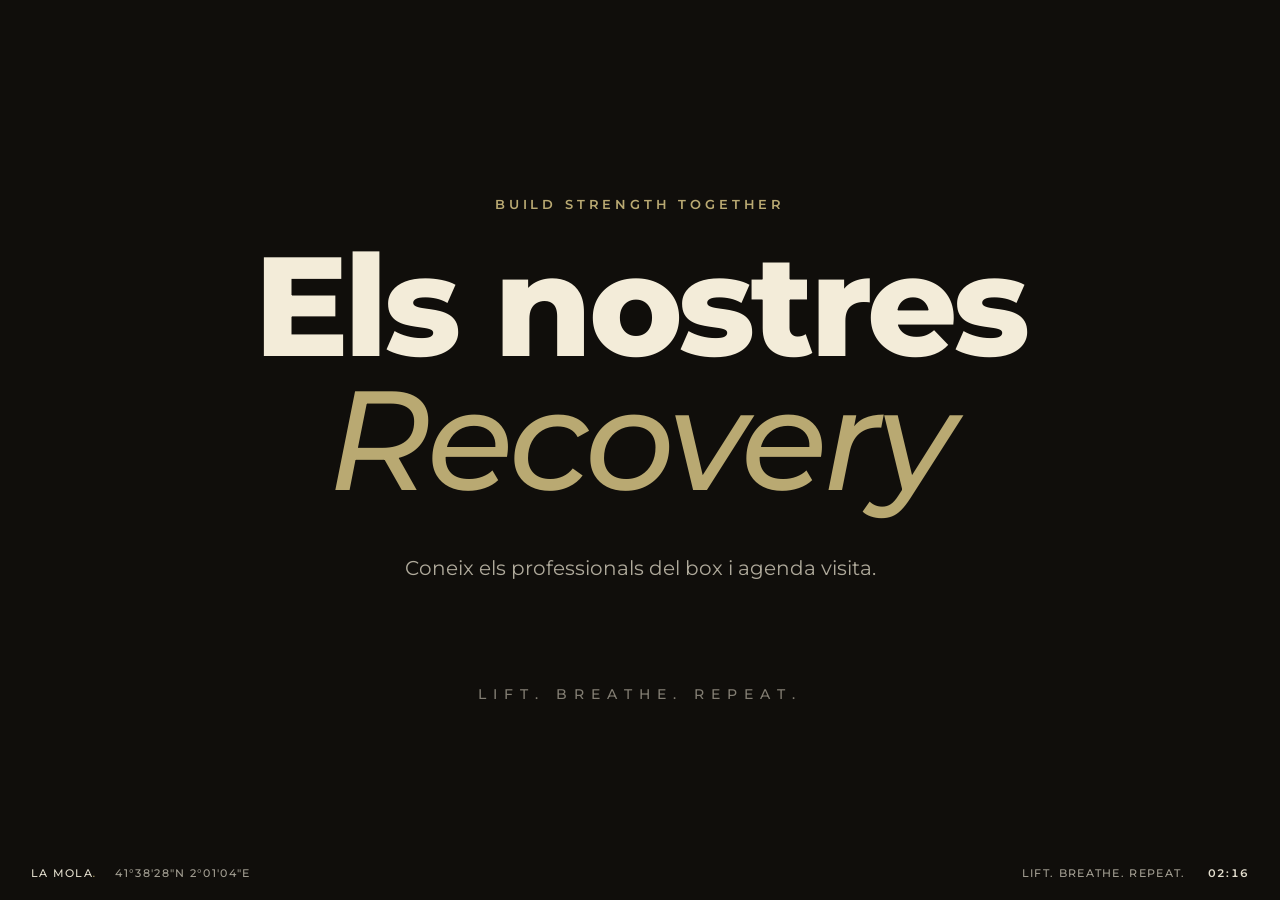
<file: index.html>
<!doctype html>
<html lang="ca">
<head>
  <meta charset="utf-8">
  <title>La Mola · Serveis</title>
  <meta name="viewport" content="width=device-width,initial-scale=1">
  <meta name="theme-color" content="#100e0b">
  <link rel="manifest" href="manifest.webmanifest">
  <link rel="preload" as="font" type="font/woff2" href="fonts/montserrat-latin-500-normal.woff2" crossorigin>
  <link rel="preload" as="font" type="font/woff2" href="fonts/montserrat-latin-800-normal.woff2" crossorigin>
  <link rel="stylesheet" href="css/tokens.css">
  <link rel="stylesheet" href="css/tv.css">
  <link rel="icon" href="media/brand/logo-short.png" type="image/png">
</head>
<body class="tv">
  <main id="stage" class="stage" aria-live="polite"></main>

  <div class="hud" id="hud">
    <div class="hud-left">
      <span class="hud-brand">LA MOLA<em>.</em></span>
      <span class="hud-coords" id="coords">41°38'28"N 2°01'04"E</span>
    </div>
    <div class="hud-right">
      <span class="hud-tagline">LIFT. BREATHE. REPEAT.</span>
      <span class="hud-clock" id="clock"></span>
    </div>
  </div>

  <div id="loading" class="overlay overlay-loading">
    <div class="overlay-brand">LA MOLA<em>.</em></div>
    <div class="overlay-spinner"></div>
  </div>

  <div id="error-screen" class="overlay overlay-error" hidden>
    <div class="overlay-brand">LA MOLA<em>.</em></div>
    <div class="overlay-msg">Reintentant connexió…</div>
  </div>

  <script src="js/tv/vendor/qrcode.min.js"></script>
  <script type="module" src="js/tv/main.js"></script>
</body>
</html>
</file>
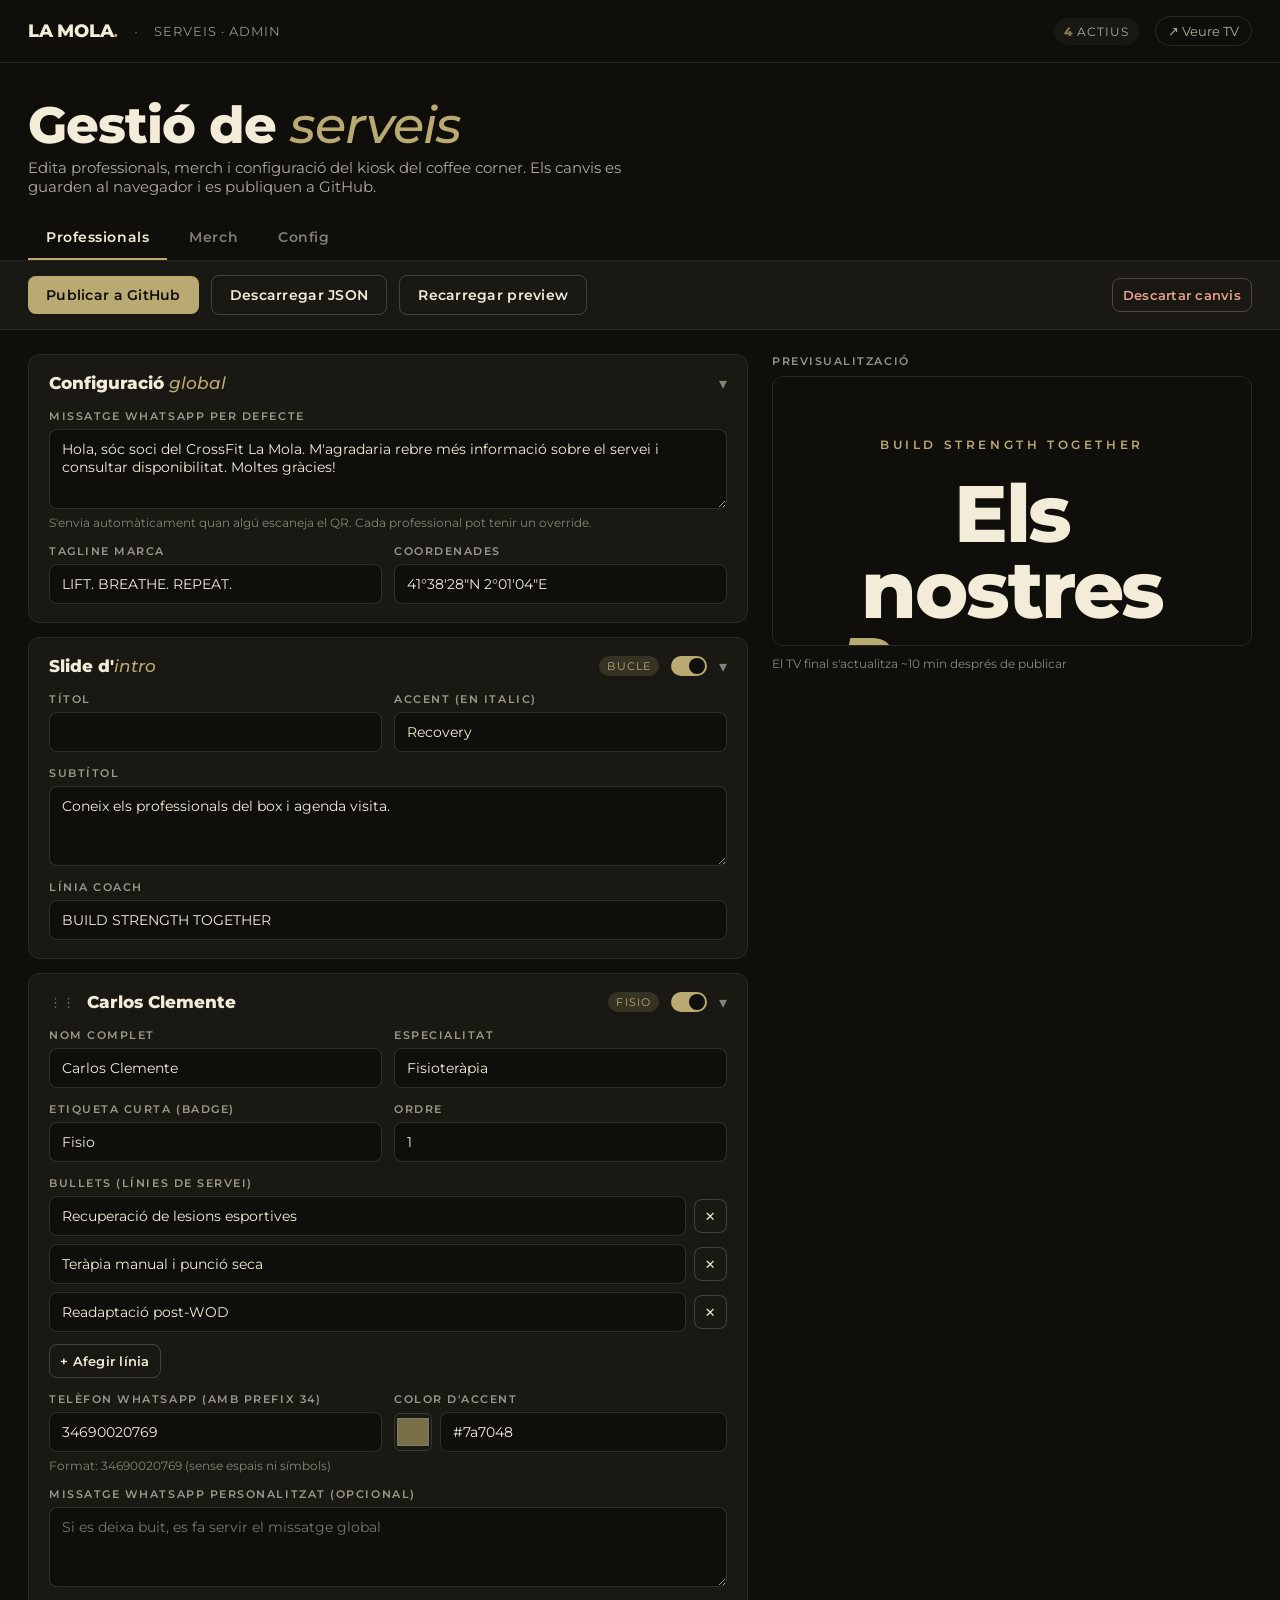
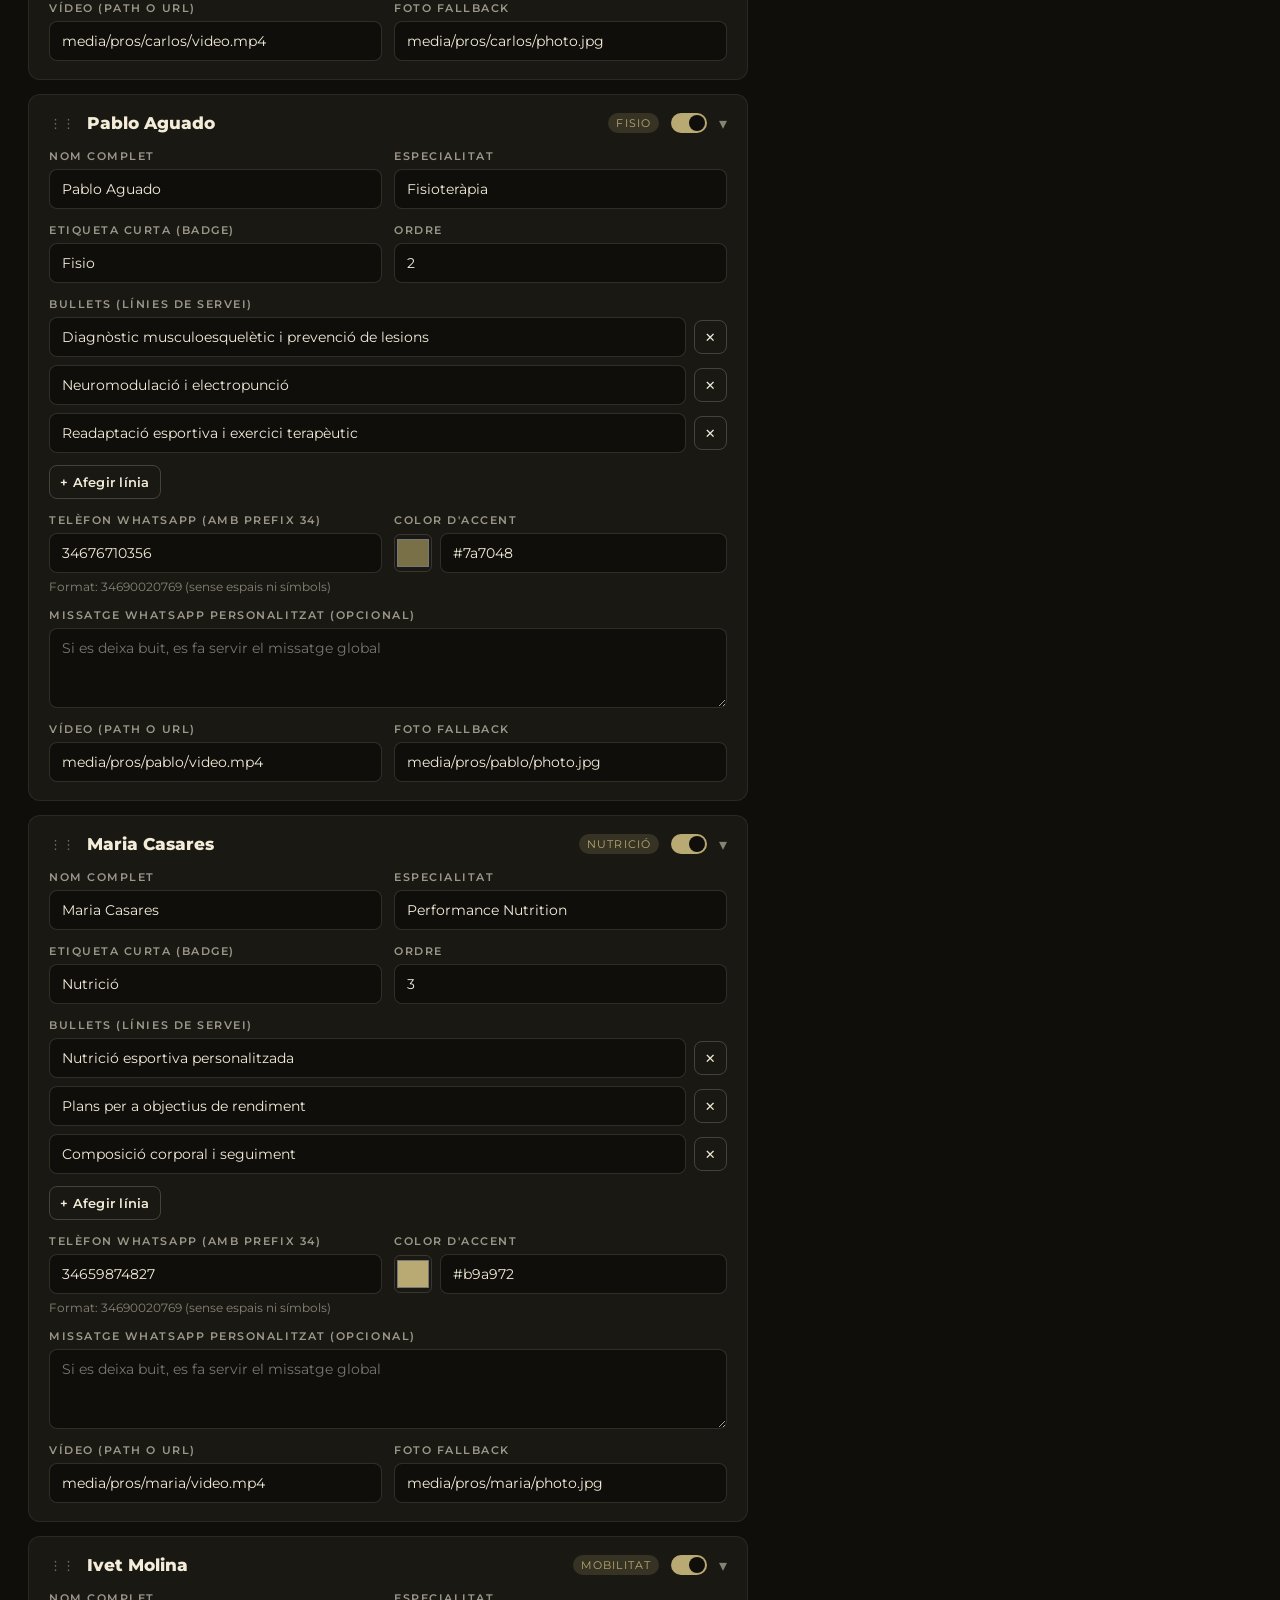
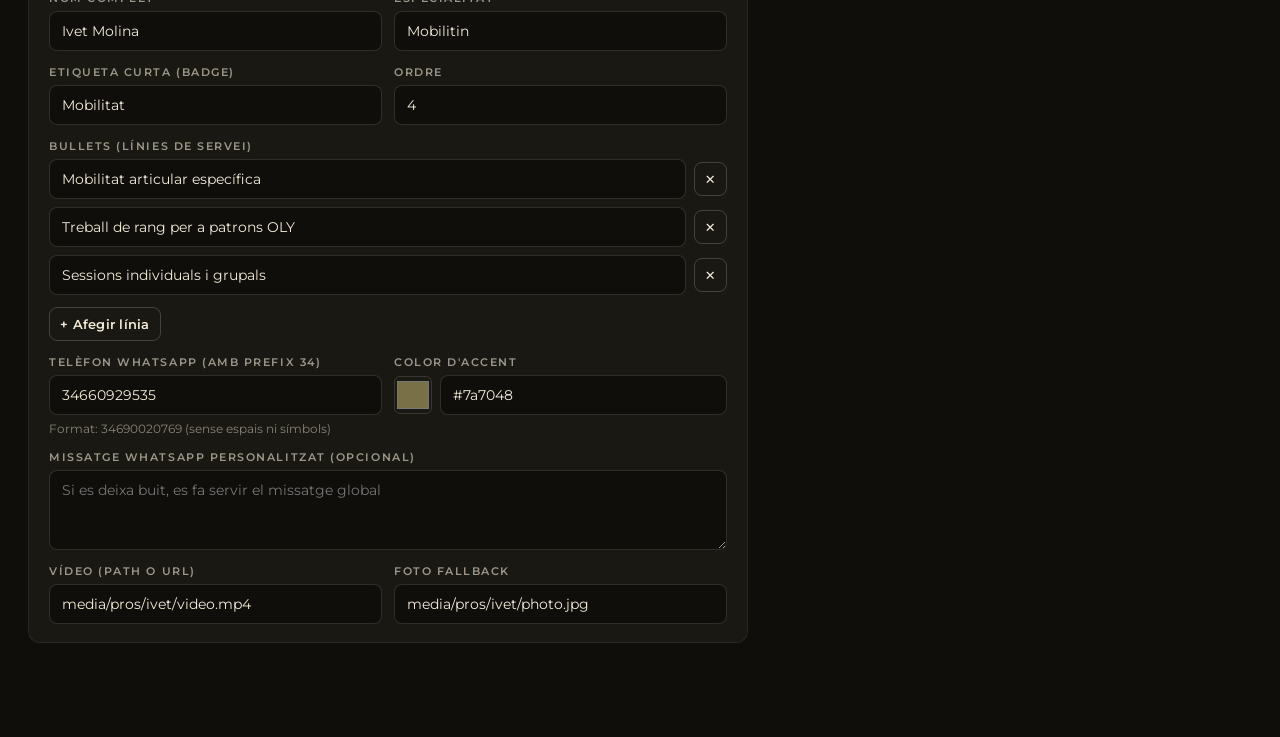
<file: admin.html>
<!doctype html>
<html lang="ca">
<head>
  <meta charset="utf-8">
  <title>La Mola · Serveis · Admin</title>
  <meta name="viewport" content="width=device-width,initial-scale=1">
  <link rel="stylesheet" href="css/tokens.css">
  <link rel="icon" href="media/brand/logo-short.png" type="image/png">
  <style>
    * { box-sizing: border-box; }
    html, body { margin: 0; background: var(--ink); color: var(--bone); font-family: var(--f-display); }
    body { min-height: 100vh; }

    .top {
      display: flex; align-items: center; gap: 16px;
      padding: 16px 28px;
      border-bottom: 1px solid rgba(243,236,217,0.1);
      background: var(--ink);
      position: sticky; top: 0; z-index: 30;
    }
    .top .brand { font-size: 18px; font-weight: 800; letter-spacing: -0.01em; }
    .top .brand em { font-style: italic; color: var(--accent-hi); }
    .top .sep { opacity: 0.4; }
    .top .sub { font-size: 13px; opacity: 0.6; letter-spacing: 0.08em; text-transform: uppercase; }
    .top .spacer { flex: 1; }
    .top .link {
      color: var(--bone); opacity: 0.7; text-decoration: none;
      font-size: 13px; padding: 6px 12px; border: 1px solid rgba(243,236,217,0.18); border-radius: 999px;
    }
    .top .link:hover { opacity: 1; }
    .top .count {
      font-size: 12px; opacity: 0.7; padding: 6px 10px;
      background: rgba(243,236,217,0.06); border-radius: 999px;
      letter-spacing: 0.08em; text-transform: uppercase;
    }
    .top .count b { color: var(--accent-hi); font-weight: 700; }

    .hero {
      padding: 36px 28px 12px;
      max-width: 1400px;
    }
    .hero h1 {
      font-size: clamp(34px, 4vw, 56px);
      font-weight: 800; letter-spacing: -0.02em; margin: 0 0 8px;
      line-height: 1;
    }
    .hero h1 em { font-style: italic; color: var(--accent-hi); font-weight: 500; }
    .hero .lede { font-size: 15px; opacity: 0.7; max-width: 60ch; }

    .tabs {
      display: flex; gap: 4px;
      padding: 8px 28px 0;
      border-bottom: 1px solid rgba(243,236,217,0.1);
    }
    .tabs button {
      appearance: none; background: transparent; color: var(--bone);
      border: 0; padding: 12px 18px;
      font: inherit; font-size: 14px; font-weight: 600; letter-spacing: 0.04em;
      opacity: 0.5; cursor: pointer;
      border-bottom: 2px solid transparent;
      transition: opacity 150ms, border-color 150ms;
    }
    .tabs button:hover { opacity: 0.85; }
    .tabs button.active { opacity: 1; border-bottom-color: var(--accent-hi); }

    .toolbar {
      display: flex; align-items: center; gap: 12px;
      padding: 14px 28px;
      background: var(--ink-soft);
      border-bottom: 1px solid rgba(243,236,217,0.08);
      position: sticky; top: 57px; z-index: 25;
    }
    .btn {
      appearance: none; background: var(--bone); color: var(--ink);
      border: 0; padding: 10px 18px; border-radius: 8px;
      font: inherit; font-size: 14px; font-weight: 600;
      cursor: pointer; letter-spacing: 0.02em;
      transition: transform 100ms, opacity 150ms;
    }
    .btn:hover { opacity: 0.9; }
    .btn:active { transform: scale(0.98); }
    .btn.primary { background: var(--accent-hi); color: var(--ink); }
    .btn.ghost { background: transparent; color: var(--bone); border: 1px solid rgba(243,236,217,0.2); }
    .btn.danger { background: transparent; color: #e89e8a; border: 1px solid rgba(232,158,138,0.3); }
    .btn.icon { padding: 8px 10px; font-size: 13px; }
    .toolbar .spacer { flex: 1; }
    .status {
      font-size: 13px; padding: 6px 12px; border-radius: 6px;
      opacity: 0; transition: opacity 200ms;
    }
    .status.show { opacity: 1; }
    .status.ok { background: rgba(133,196,140,0.15); color: #a8d8af; }
    .status.err { background: rgba(232,124,108,0.15); color: #e89e8a; }
    .status.info { background: rgba(185,169,114,0.15); color: var(--accent-hi); }

    .layout {
      display: grid;
      grid-template-columns: 1fr 480px;
      gap: 24px;
      padding: 24px 28px 80px;
      max-width: 1800px;
    }
    @media (max-width: 1100px) {
      .layout { grid-template-columns: 1fr; }
      .preview-wrap { position: static !important; }
    }

    .editor { min-width: 0; }
    .pane { display: none; }
    .pane.active { display: block; }

    .card {
      background: var(--ink-soft);
      border: 1px solid rgba(243,236,217,0.08);
      border-radius: 12px;
      padding: 18px 20px;
      margin-bottom: 14px;
    }
    .card-head {
      display: flex; align-items: center; gap: 12px;
      cursor: pointer; user-select: none;
    }
    .card-head .grip { opacity: 0.4; font-size: 13px; }
    .card-head .name { flex: 1; font-size: 17px; font-weight: 700; }
    .card-head .name em { font-style: italic; color: var(--accent-hi); font-weight: 500; }
    .card-head .tag {
      font-size: 11px; padding: 3px 8px; border-radius: 999px;
      background: rgba(185,169,114,0.18); color: var(--accent-hi);
      letter-spacing: 0.1em; text-transform: uppercase;
    }
    .card-head .toggle {
      width: 36px; height: 20px; border-radius: 999px;
      background: rgba(243,236,217,0.15);
      position: relative; cursor: pointer; flex-shrink: 0;
    }
    .card-head .toggle::after {
      content: ""; position: absolute;
      width: 16px; height: 16px; border-radius: 50%;
      background: var(--bone);
      top: 2px; left: 2px;
      transition: left 180ms;
    }
    .card-head .toggle.on { background: var(--accent-hi); }
    .card-head .toggle.on::after { left: 18px; background: var(--ink); }
    .card-head .chev { opacity: 0.5; transition: transform 180ms; }
    .card.collapsed .chev { transform: rotate(-90deg); }
    .card.collapsed .card-body { display: none; }

    .card-body { padding-top: 16px; display: grid; gap: 14px; }

    .row { display: grid; grid-template-columns: 1fr 1fr; gap: 12px; }
    @media (max-width: 720px) { .row { grid-template-columns: 1fr; } }
    .field { display: flex; flex-direction: column; gap: 6px; }
    .field label {
      font-size: 11px; letter-spacing: 0.14em; text-transform: uppercase;
      opacity: 0.6; font-weight: 600;
    }
    .field input, .field textarea, .field select {
      appearance: none;
      background: var(--ink);
      color: var(--bone);
      border: 1px solid rgba(243,236,217,0.14);
      border-radius: 8px;
      padding: 10px 12px;
      font: inherit; font-size: 14px;
      outline: none;
      transition: border-color 120ms;
    }
    .field input:focus, .field textarea:focus, .field select:focus {
      border-color: var(--accent-hi);
    }
    .field textarea { resize: vertical; min-height: 80px; font-family: var(--f-display); }
    .field .hint { font-size: 12px; opacity: 0.5; }
    .field .swatch-input { display: flex; gap: 8px; align-items: center; }
    .field .swatch-input input[type="color"] {
      width: 38px; height: 38px; padding: 0; border-radius: 6px;
      background: transparent; border: 1px solid rgba(243,236,217,0.14);
      cursor: pointer;
    }

    .bullets-list { display: flex; flex-direction: column; gap: 8px; }
    .bullets-list .bullet-row { display: flex; gap: 8px; align-items: center; }
    .bullets-list .bullet-row input { flex: 1; }
    .bullets-list .bullet-row button { flex-shrink: 0; }

    .preview-wrap {
      position: sticky; top: 130px;
      align-self: start;
    }
    .preview-label {
      font-size: 11px; opacity: 0.6; letter-spacing: 0.14em;
      text-transform: uppercase; margin-bottom: 8px; font-weight: 600;
    }
    .preview-frame {
      width: 100%;
      aspect-ratio: 16 / 9;
      background: var(--ink);
      border-radius: 12px;
      overflow: hidden;
      border: 1px solid rgba(243,236,217,0.12);
      position: relative;
    }
    .preview-frame iframe {
      width: 100%; height: 100%; border: 0;
      display: block;
    }
    .preview-info {
      margin-top: 10px;
      font-size: 12px; opacity: 0.55;
      display: flex; justify-content: space-between;
    }

    /* Modal */
    .modal-back {
      position: fixed; inset: 0; background: rgba(16,14,11,0.7);
      backdrop-filter: blur(6px);
      display: none; align-items: center; justify-content: center;
      z-index: 100;
    }
    .modal-back.on { display: flex; }
    .modal {
      background: var(--ink-soft);
      border: 1px solid rgba(243,236,217,0.12);
      border-radius: 14px;
      padding: 28px;
      max-width: 500px; width: 90vw;
    }
    .modal h2 { margin: 0 0 6px; font-size: 22px; font-weight: 800; }
    .modal p { margin: 0 0 18px; opacity: 0.7; font-size: 14px; }
    .modal .modal-actions { display: flex; gap: 10px; justify-content: flex-end; margin-top: 18px; }
    .modal-fields { display: flex; flex-direction: column; gap: 12px; }
  </style>
</head>
<body>
  <header class="top">
    <div class="brand">LA MOLA<em>.</em></div>
    <div class="sep">·</div>
    <div class="sub">Serveis · Admin</div>
    <div class="spacer"></div>
    <div class="count"><b id="count-active">0</b> actius</div>
    <a class="link" href="index.html" target="_blank">↗ Veure TV</a>
  </header>

  <section class="hero">
    <h1>Gestió de <em>serveis</em></h1>
    <div class="lede">Edita professionals, merch i configuració del kiosk del coffee corner. Els canvis es guarden al navegador i es publiquen a GitHub.</div>
  </section>

  <nav class="tabs">
    <button data-tab="pros" class="active">Professionals</button>
    <button data-tab="merch">Merch</button>
    <button data-tab="config">Config</button>
  </nav>

  <div class="toolbar">
    <button class="btn primary" id="btn-publish">Publicar a GitHub</button>
    <button class="btn ghost" id="btn-download">Descarregar JSON</button>
    <button class="btn ghost" id="btn-reload">Recarregar preview</button>
    <div class="spacer"></div>
    <div class="status" id="status"></div>
    <button class="btn danger icon" id="btn-discard">Descartar canvis</button>
  </div>

  <main class="layout">
    <div class="editor">
      <div class="pane active" data-pane="pros" id="pane-pros"></div>
      <div class="pane" data-pane="merch" id="pane-merch"></div>
      <div class="pane" data-pane="config" id="pane-config"></div>
    </div>
    <aside class="preview-wrap">
      <div class="preview-label">Previsualització</div>
      <div class="preview-frame">
        <iframe id="preview" src="index.html?preview=1"></iframe>
      </div>
      <div class="preview-info">
        <span>El TV final s'actualitza ~10 min després de publicar</span>
      </div>
    </aside>
  </main>

  <!-- GH config modal -->
  <div class="modal-back" id="modal-gh">
    <div class="modal">
      <h2>Connectar amb GitHub</h2>
      <p>Necessites un Personal Access Token amb permís <b>repo</b>. Es guarda només al teu navegador.</p>
      <div class="modal-fields">
        <div class="field">
          <label>Repositori (usuari/repo)</label>
          <input id="gh-repo" placeholder="jordiangladavilla-oss/lamola-tv-serveis">
        </div>
        <div class="field">
          <label>Branca</label>
          <input id="gh-branch" value="main">
        </div>
        <div class="field">
          <label>Token (ghp_...)</label>
          <input id="gh-token" type="password" placeholder="ghp_...">
          <div class="hint">Crea'n un a <a href="https://github.com/settings/tokens/new?scopes=repo&description=La%20Mola%20TV%20Serveis" target="_blank" style="color:var(--accent-hi)">github.com/settings/tokens</a></div>
        </div>
      </div>
      <div class="modal-actions">
        <button class="btn ghost" id="gh-cancel">Cancel·lar</button>
        <button class="btn primary" id="gh-save">Guardar i publicar</button>
      </div>
    </div>
  </div>

  <script>
  // ===== Constants =====
  const STORAGE_DATA = 'lamola_serveis_draft';
  const STORAGE_CONFIG = 'lamola_serveis_config_draft';
  const GH_KEY = 'lamola_serveis_gh';

  // ===== DOM helpers =====
  const $ = (s) => document.querySelector(s);
  const $$ = (s) => Array.from(document.querySelectorAll(s));
  const esc = (v) => v == null ? '' : String(v).replace(/&/g,'&amp;').replace(/"/g,'&quot;').replace(/</g,'&lt;').replace(/>/g,'&gt;');

  let DATA = null;
  let CONFIG = null;
  let previewTimer = null;

  // ===== Load =====
  async function loadAll() {
    // services.json
    const draft = localStorage.getItem(STORAGE_DATA);
    if (draft) {
      try { DATA = JSON.parse(draft); }
      catch { DATA = await fetchJson('services.json'); }
    } else {
      DATA = await fetchJson('services.json');
    }
    // config.json
    const cdraft = localStorage.getItem(STORAGE_CONFIG);
    if (cdraft) {
      try { CONFIG = JSON.parse(cdraft); }
      catch { CONFIG = await fetchJson('config.json'); }
    } else {
      CONFIG = await fetchJson('config.json');
    }
    renderAll();
  }
  async function fetchJson(path) {
    const res = await fetch(path + '?t=' + Date.now(), { cache: 'no-store' });
    if (!res.ok) throw new Error('Fetch failed ' + path);
    return res.json();
  }

  function saveDraft() {
    localStorage.setItem(STORAGE_DATA, JSON.stringify(DATA));
    localStorage.setItem(STORAGE_CONFIG, JSON.stringify(CONFIG));
    refreshPreviewDebounced();
    updateCount();
  }

  function updateCount() {
    const n = (DATA?.professionals || []).filter(p => p.active !== false).length;
    $('#count-active').textContent = n;
  }

  // ===== Render =====
  function renderAll() {
    renderPros();
    renderMerch();
    renderConfig();
    updateCount();
  }

  function renderPros() {
    const root = $('#pane-pros');
    const pros = (DATA.professionals || []).slice().sort((a,b) => (a.order ?? 0) - (b.order ?? 0));
    root.innerHTML = '';

    // Globals card
    const g = DATA.globals || {};
    const globals = document.createElement('div');
    globals.className = 'card';
    globals.innerHTML = `
      <div class="card-head"><span class="name">Configuració <em>global</em></span><span class="chev">▾</span></div>
      <div class="card-body">
        <div class="field">
          <label>Missatge WhatsApp per defecte</label>
          <textarea data-bind="globals.whatsappDefaultMessage" rows="3">${esc(g.whatsappDefaultMessage || '')}</textarea>
          <div class="hint">S'envia automàticament quan algú escaneja el QR. Cada professional pot tenir un override.</div>
        </div>
        <div class="row">
          <div class="field">
            <label>Tagline marca</label>
            <input data-bind="globals.tagline" value="${esc(g.tagline || '')}">
          </div>
          <div class="field">
            <label>Coordenades</label>
            <input data-bind="globals.coords" value="${esc(g.coords || '')}">
          </div>
        </div>
      </div>`;
    root.appendChild(globals);

    // Intro card
    const intro = DATA.intro || {};
    const introCard = document.createElement('div');
    introCard.className = 'card';
    introCard.innerHTML = `
      <div class="card-head">
        <span class="name">Slide d'<em>intro</em></span>
        <span class="tag">Bucle</span>
        <span class="toggle ${intro.active !== false ? 'on' : ''}" data-toggle="intro.active"></span>
        <span class="chev">▾</span>
      </div>
      <div class="card-body">
        <div class="row">
          <div class="field">
            <label>Títol</label>
            <input data-bind="intro.headline" value="${esc(intro.headline || '')}">
          </div>
          <div class="field">
            <label>Accent (en italic)</label>
            <input data-bind="intro.headlineAccent" value="${esc(intro.headlineAccent || '')}">
          </div>
        </div>
        <div class="field">
          <label>Subtítol</label>
          <textarea data-bind="intro.subline" rows="2">${esc(intro.subline || '')}</textarea>
        </div>
        <div class="field">
          <label>Línia coach</label>
          <input data-bind="intro.coachLine" value="${esc(intro.coachLine || '')}">
        </div>
      </div>`;
    root.appendChild(introCard);

    // Pros
    pros.forEach((p, idx) => {
      const card = document.createElement('div');
      card.className = 'card';
      const bulletsHtml = (p.bullets || []).map((b, i) => `
        <div class="bullet-row">
          <input data-bind-bullet="${p.id}|${i}" value="${esc(b)}">
          <button class="btn ghost icon" data-del-bullet="${p.id}|${i}">✕</button>
        </div>`).join('');
      card.innerHTML = `
        <div class="card-head">
          <span class="grip">⋮⋮</span>
          <span class="name">${esc(p.name || '(sense nom)')}</span>
          <span class="tag">${esc(p.specialtyShort || p.specialty || '')}</span>
          <span class="toggle ${p.active !== false ? 'on' : ''}" data-toggle="pro|${p.id}|active"></span>
          <span class="chev">▾</span>
        </div>
        <div class="card-body">
          <div class="row">
            <div class="field">
              <label>Nom complet</label>
              <input data-bind-pro="${p.id}|name" value="${esc(p.name || '')}">
            </div>
            <div class="field">
              <label>Especialitat</label>
              <input data-bind-pro="${p.id}|specialty" value="${esc(p.specialty || '')}">
            </div>
          </div>
          <div class="row">
            <div class="field">
              <label>Etiqueta curta (badge)</label>
              <input data-bind-pro="${p.id}|specialtyShort" value="${esc(p.specialtyShort || '')}">
            </div>
            <div class="field">
              <label>Ordre</label>
              <input type="number" data-bind-pro="${p.id}|order" value="${p.order ?? 0}">
            </div>
          </div>
          <div class="field">
            <label>Bullets (línies de servei)</label>
            <div class="bullets-list" data-bullets="${p.id}">${bulletsHtml}</div>
            <button class="btn ghost icon" data-add-bullet="${p.id}" style="align-self:start;margin-top:6px;">+ Afegir línia</button>
          </div>
          <div class="row">
            <div class="field">
              <label>Telèfon WhatsApp (amb prefix 34)</label>
              <input data-bind-pro="${p.id}|whatsapp.phone" value="${esc(p.whatsapp?.phone || '')}">
              <div class="hint">Format: 34690020769 (sense espais ni símbols)</div>
            </div>
            <div class="field">
              <label>Color d'accent</label>
              <div class="swatch-input">
                <input type="color" data-bind-pro="${p.id}|accentColor" value="${esc(p.accentColor || '#7a7048')}">
                <input data-bind-pro="${p.id}|accentColor" value="${esc(p.accentColor || '#7a7048')}" style="flex:1;">
              </div>
            </div>
          </div>
          <div class="field">
            <label>Missatge WhatsApp personalitzat (opcional)</label>
            <textarea data-bind-pro="${p.id}|whatsapp.messageOverride" rows="2" placeholder="Si es deixa buit, es fa servir el missatge global">${esc(p.whatsapp?.messageOverride || '')}</textarea>
          </div>
          <div class="row">
            <div class="field">
              <label>Vídeo (path o URL)</label>
              <input data-bind-pro="${p.id}|media.videoSrc" value="${esc(p.media?.videoSrc || '')}">
            </div>
            <div class="field">
              <label>Foto fallback</label>
              <input data-bind-pro="${p.id}|media.photoSrc" value="${esc(p.media?.photoSrc || '')}">
            </div>
          </div>
        </div>`;
      root.appendChild(card);
    });

    bindCardCollapse();
    bindAllInputs();
  }

  function renderMerch() {
    const root = $('#pane-merch');
    const m = DATA.merch || {};
    const productsHtml = (m.products || []).map((p, i) => `
      <div class="card" style="margin-bottom:10px;background:var(--ink);">
        <div class="row">
          <div class="field">
            <label>Nom producte</label>
            <input data-bind-merch-prod="${i}|name" value="${esc(p.name || '')}">
          </div>
          <div class="field">
            <label>Colors (separats per coma)</label>
            <input data-bind-merch-prod="${i}|colors" value="${esc((p.colors || []).join(', '))}">
          </div>
        </div>
      </div>`).join('');

    root.innerHTML = `
      <div class="card">
        <div class="card-head">
          <span class="name">Slide <em>merch</em></span>
          <span class="toggle ${m.active !== false ? 'on' : ''}" data-toggle="merch.active"></span>
          <span class="chev">▾</span>
        </div>
        <div class="card-body">
          <div class="row">
            <div class="field">
              <label>Nom col·lecció</label>
              <input data-bind="merch.collectionName" value="${esc(m.collectionName || '')}">
            </div>
            <div class="field">
              <label>Titular</label>
              <input data-bind="merch.headline" value="${esc(m.headline || '')}">
            </div>
          </div>
          <div class="field">
            <label>Subtítol</label>
            <input data-bind="merch.subline" value="${esc(m.subline || '')}">
          </div>
          <div class="field">
            <label>CTA</label>
            <input data-bind="merch.ctaLabel" value="${esc(m.ctaLabel || '')}">
          </div>
          <div class="field">
            <label>Productes</label>
            <div>${productsHtml}</div>
          </div>
          <div class="card" style="background:var(--ink);">
            <div class="card-head"><span class="name">3D <em>Spline</em></span><span class="toggle ${m.spline?.enabled ? 'on' : ''}" data-toggle="merch.spline.enabled"></span><span class="chev">▾</span></div>
            <div class="card-body">
              <div class="field">
                <label>URL Spline (embed públic)</label>
                <input data-bind="merch.spline.embedUrl" value="${esc(m.spline?.embedUrl || '')}" placeholder="https://my.spline.design/...">
                <div class="hint">Quan tinguis l'escena 3D feta a Spline, enganxa l'URL d'embed aquí.</div>
              </div>
              <div class="field">
                <label>Imatge fallback</label>
                <input data-bind="merch.spline.fallbackImg" value="${esc(m.spline?.fallbackImg || '')}">
              </div>
            </div>
          </div>
        </div>
      </div>`;
    bindCardCollapse();
    bindAllInputs();
  }

  function renderConfig() {
    const root = $('#pane-config');
    const c = CONFIG || {};
    root.innerHTML = `
      <div class="card">
        <div class="card-head"><span class="name">Carrusel</span><span class="chev">▾</span></div>
        <div class="card-body">
          <div class="row">
            <div class="field">
              <label>Durada per slide (ms)</label>
              <input type="number" data-bind-cfg="carousel.slideDurationMs" value="${c.carousel?.slideDurationMs ?? 11000}">
            </div>
            <div class="field">
              <label>Transició crossfade (ms)</label>
              <input type="number" data-bind-cfg="carousel.transitionMs" value="${c.carousel?.transitionMs ?? 900}">
            </div>
          </div>
        </div>
      </div>
      <div class="card">
        <div class="card-head"><span class="name">Visualització</span><span class="chev">▾</span></div>
        <div class="card-body">
          <div class="row">
            <div class="field">
              <label>Rellotge visible</label>
              <select data-bind-cfg="display.showClock"><option value="true" ${c.display?.showClock !== false ? 'selected' : ''}>Sí</option><option value="false" ${c.display?.showClock === false ? 'selected' : ''}>No</option></select>
            </div>
            <div class="field">
              <label>Protecció burn-in</label>
              <select data-bind-cfg="display.burnInProtection"><option value="true" ${c.display?.burnInProtection !== false ? 'selected' : ''}>Sí</option><option value="false" ${c.display?.burnInProtection === false ? 'selected' : ''}>No</option></select>
            </div>
          </div>
        </div>
      </div>
      <div class="card">
        <div class="card-head"><span class="name">QR</span><span class="chev">▾</span></div>
        <div class="card-body">
          <div class="row">
            <div class="field">
              <label>Mida QR (px)</label>
              <input type="number" data-bind-cfg="qr.size" value="${c.qr?.size ?? 420}">
            </div>
            <div class="field">
              <label>Nivell correcció</label>
              <select data-bind-cfg="qr.ecLevel">
                ${['L','M','Q','H'].map(l => `<option value="${l}" ${c.qr?.ecLevel === l ? 'selected' : ''}>${l}</option>`).join('')}
              </select>
            </div>
          </div>
        </div>
      </div>`;
    bindCardCollapse();
    bindAllInputs();
  }

  // ===== Bindings =====
  function bindCardCollapse() {
    $$('.card-head').forEach(h => {
      if (h.dataset.bound) return;
      h.dataset.bound = '1';
      h.addEventListener('click', (e) => {
        if (e.target.closest('.toggle') || e.target.closest('input') || e.target.closest('button')) return;
        h.parentElement.classList.toggle('collapsed');
      });
    });
    $$('.toggle').forEach(t => {
      if (t.dataset.bound) return;
      t.dataset.bound = '1';
      t.addEventListener('click', (e) => {
        e.stopPropagation();
        t.classList.toggle('on');
        const on = t.classList.contains('on');
        const key = t.dataset.toggle;
        applyToggle(key, on);
        saveDraft();
      });
    });
  }

  function applyToggle(key, on) {
    if (key === 'intro.active') DATA.intro = { ...(DATA.intro||{}), active: on };
    else if (key === 'merch.active') DATA.merch = { ...(DATA.merch||{}), active: on };
    else if (key === 'merch.spline.enabled') DATA.merch.spline = { ...(DATA.merch.spline||{}), enabled: on };
    else if (key.startsWith('pro|')) {
      const [, id] = key.split('|');
      const pro = DATA.professionals.find(p => p.id === id);
      if (pro) pro.active = on;
    }
  }

  function setByPath(obj, path, value) {
    const parts = path.split('.');
    let o = obj;
    for (let i = 0; i < parts.length - 1; i++) {
      if (!o[parts[i]] || typeof o[parts[i]] !== 'object') o[parts[i]] = {};
      o = o[parts[i]];
    }
    o[parts[parts.length - 1]] = value;
  }

  function bindAllInputs() {
    // generic data-bind (DATA root paths like globals.tagline, intro.headline, merch.collectionName)
    $$('[data-bind]').forEach(el => {
      if (el.dataset.bound) return;
      el.dataset.bound = '1';
      el.addEventListener('input', () => {
        setByPath(DATA, el.dataset.bind, el.value);
        saveDraft();
      });
    });
    // data-bind-pro
    $$('[data-bind-pro]').forEach(el => {
      if (el.dataset.bound) return;
      el.dataset.bound = '1';
      el.addEventListener('input', () => {
        const [id, path] = el.dataset.bindPro.split('|');
        const pro = DATA.professionals.find(p => p.id === id);
        if (!pro) return;
        let val = el.value;
        if (path === 'order') val = parseInt(val, 10) || 0;
        if (path === 'whatsapp.messageOverride' && val.trim() === '') val = null;
        setByPath(pro, path, val);
        saveDraft();
      });
    });
    // bullets
    $$('[data-bind-bullet]').forEach(el => {
      if (el.dataset.bound) return;
      el.dataset.bound = '1';
      el.addEventListener('input', () => {
        const [id, idx] = el.dataset.bindBullet.split('|');
        const pro = DATA.professionals.find(p => p.id === id);
        if (!pro) return;
        if (!Array.isArray(pro.bullets)) pro.bullets = [];
        pro.bullets[parseInt(idx, 10)] = el.value;
        saveDraft();
      });
    });
    $$('[data-add-bullet]').forEach(b => {
      if (b.dataset.bound) return;
      b.dataset.bound = '1';
      b.addEventListener('click', () => {
        const id = b.dataset.addBullet;
        const pro = DATA.professionals.find(p => p.id === id);
        if (!pro) return;
        if (!Array.isArray(pro.bullets)) pro.bullets = [];
        pro.bullets.push('');
        saveDraft();
        renderPros();
      });
    });
    $$('[data-del-bullet]').forEach(b => {
      if (b.dataset.bound) return;
      b.dataset.bound = '1';
      b.addEventListener('click', () => {
        const [id, idx] = b.dataset.delBullet.split('|');
        const pro = DATA.professionals.find(p => p.id === id);
        if (!pro) return;
        pro.bullets.splice(parseInt(idx, 10), 1);
        saveDraft();
        renderPros();
      });
    });
    // merch products
    $$('[data-bind-merch-prod]').forEach(el => {
      if (el.dataset.bound) return;
      el.dataset.bound = '1';
      el.addEventListener('input', () => {
        const [idx, field] = el.dataset.bindMerchProd.split('|');
        const p = DATA.merch.products[parseInt(idx, 10)];
        if (!p) return;
        if (field === 'colors') p.colors = el.value.split(',').map(s => s.trim()).filter(Boolean);
        else p[field] = el.value;
        saveDraft();
      });
    });
    // config
    $$('[data-bind-cfg]').forEach(el => {
      if (el.dataset.bound) return;
      el.dataset.bound = '1';
      el.addEventListener('input', () => {
        let val = el.value;
        if (el.type === 'number') val = parseInt(val, 10) || 0;
        else if (el.tagName === 'SELECT' && (val === 'true' || val === 'false')) val = val === 'true';
        setByPath(CONFIG, el.dataset.bindCfg, val);
        saveDraft();
      });
    });
  }

  // ===== Tabs =====
  $$('.tabs button').forEach(btn => {
    btn.addEventListener('click', () => {
      $$('.tabs button').forEach(b => b.classList.remove('active'));
      btn.classList.add('active');
      $$('.pane').forEach(p => p.classList.remove('active'));
      $(`[data-pane="${btn.dataset.tab}"]`).classList.add('active');
    });
  });

  // ===== Preview refresh =====
  function refreshPreviewDebounced() {
    clearTimeout(previewTimer);
    previewTimer = setTimeout(refreshPreviewImmediate, 800);
  }
  function refreshPreviewImmediate() {
    const iframe = $('#preview');
    // We can't inject DATA into the iframe (cross-document mess). Best UX:
    // reload iframe — it will fetch services.json. Since we save to localStorage only,
    // user must publish to see changes in preview from live JSON.
    // Workaround: pass data via postMessage. But for v1 keep simple: reload to show *published* state.
    // Show a toast hint instead.
    statusMsg('Canvis guardats al navegador. Publica per veure-ho al TV.', 'info', 1800);
  }
  $('#btn-reload').addEventListener('click', () => {
    $('#preview').contentWindow.location.reload();
    statusMsg('Preview recarregada (estat publicat)', 'info', 1500);
  });

  // ===== Status =====
  function statusMsg(text, kind = 'info', timeout = 3500) {
    const el = $('#status');
    el.textContent = text;
    el.className = `status show ${kind}`;
    clearTimeout(statusMsg._t);
    if (timeout) statusMsg._t = setTimeout(() => el.classList.remove('show'), timeout);
  }

  // ===== Discard / Download =====
  $('#btn-discard').addEventListener('click', () => {
    if (!confirm('Descartar tots els canvis locals i tornar a carregar des dels fitxers publicats?')) return;
    localStorage.removeItem(STORAGE_DATA);
    localStorage.removeItem(STORAGE_CONFIG);
    location.reload();
  });

  $('#btn-download').addEventListener('click', () => {
    const blob = new Blob([JSON.stringify(DATA, null, 2)], { type: 'application/json' });
    const url = URL.createObjectURL(blob);
    const a = document.createElement('a'); a.href = url; a.download = 'services.json'; a.click();
    setTimeout(() => URL.revokeObjectURL(url), 1000);
    statusMsg('services.json descarregat', 'ok');
  });

  // ===== Publish =====
  $('#btn-publish').addEventListener('click', () => {
    const cfg = loadGhConfig();
    $('#gh-repo').value = cfg.repo || 'jordiangladavilla-oss/lamola-tv-serveis';
    $('#gh-branch').value = cfg.branch || 'main';
    $('#gh-token').value = cfg.token || '';
    $('#modal-gh').classList.add('on');
  });
  $('#gh-cancel').addEventListener('click', () => $('#modal-gh').classList.remove('on'));
  $('#modal-gh').addEventListener('click', e => { if (e.target.id === 'modal-gh') $('#modal-gh').classList.remove('on'); });

  $('#gh-save').addEventListener('click', async () => {
    const repo = $('#gh-repo').value.trim();
    const branch = $('#gh-branch').value.trim() || 'main';
    const token = $('#gh-token').value.trim();
    if (!repo || !token) { alert('Cal omplir repositori i token.'); return; }
    if (!repo.includes('/')) { alert('El repositori ha de ser usuari/repo.'); return; }
    saveGhConfig({ repo, branch, token });
    $('#modal-gh').classList.remove('on');
    await publishAll({ repo, branch, token });
  });

  function loadGhConfig() { try { return JSON.parse(localStorage.getItem(GH_KEY) || '{}'); } catch { return {}; } }
  function saveGhConfig(c) { localStorage.setItem(GH_KEY, JSON.stringify(c)); }

  async function publishAll({ repo, branch, token }) {
    statusMsg('Publicant a GitHub…', 'info', 60_000);
    try {
      // bump version
      DATA.version = (DATA.version || 0) + 1;
      CONFIG.version = (CONFIG.version || 0) + 1;

      await publishFile({ repo, branch, token }, 'services.json', DATA);
      await publishFile({ repo, branch, token }, 'config.json', CONFIG);

      localStorage.removeItem(STORAGE_DATA);
      localStorage.removeItem(STORAGE_CONFIG);
      statusMsg('Publicat! El TV s\'actualitza en ~10 min (o recarrega manual).', 'ok', 6000);
      // Refresh preview to show published state
      setTimeout(() => $('#preview').contentWindow.location.reload(), 1500);
    } catch (err) {
      console.error(err);
      statusMsg('Error: ' + err.message, 'err', 8000);
    }
  }

  async function publishFile({ repo, branch, token }, path, payload) {
    const apiBase = `https://api.github.com/repos/${repo}/contents/${path}`;
    const content = JSON.stringify(payload, null, 2);
    let sha = null;
    const getRes = await fetch(apiBase + '?ref=' + branch, {
      headers: { 'Authorization': 'token ' + token, 'Accept': 'application/vnd.github.v3+json' }
    });
    if (getRes.ok) { const j = await getRes.json(); sha = j.sha; }
    else if (getRes.status !== 404) throw new Error(`GET ${path}: ${getRes.status}`);

    const body = {
      message: `Update ${path} from admin (${new Date().toLocaleString('ca-ES')})`,
      content: btoa(unescape(encodeURIComponent(content))),
      branch
    };
    if (sha) body.sha = sha;

    const putRes = await fetch(apiBase, {
      method: 'PUT',
      headers: { 'Authorization': 'token ' + token, 'Accept': 'application/vnd.github.v3+json', 'Content-Type': 'application/json' },
      body: JSON.stringify(body)
    });
    if (!putRes.ok) {
      const err = await putRes.json().catch(() => ({}));
      throw new Error(`PUT ${path}: ${err.message || putRes.status}`);
    }
  }

  // ===== Boot =====
  loadAll().catch(err => {
    console.error(err);
    statusMsg('Error carregant: ' + err.message, 'err');
  });
  </script>
</body>
</html>
</file>
<file: css/tokens.css>
@font-face {
  font-family: 'Montserrat';
  font-style: normal;
  font-weight: 400;
  font-display: swap;
  src: url('../fonts/montserrat-latin-400-normal.woff2') format('woff2');
}
@font-face {
  font-family: 'Montserrat';
  font-style: normal;
  font-weight: 500;
  font-display: swap;
  src: url('../fonts/montserrat-latin-500-normal.woff2') format('woff2');
}
@font-face {
  font-family: 'Montserrat';
  font-style: italic;
  font-weight: 500;
  font-display: swap;
  src: url('../fonts/montserrat-latin-500-italic.woff2') format('woff2');
}
@font-face {
  font-family: 'Montserrat';
  font-style: normal;
  font-weight: 600;
  font-display: swap;
  src: url('../fonts/montserrat-latin-600-normal.woff2') format('woff2');
}
@font-face {
  font-family: 'Montserrat';
  font-style: normal;
  font-weight: 800;
  font-display: swap;
  src: url('../fonts/montserrat-latin-800-normal.woff2') format('woff2');
}

:root {
  --ink: #100e0b;
  --ink-soft: #1a1813;
  --bone: #f3ecd9;
  --bone-soft: #ebe3cd;
  --bone-ink: #2b251b;
  --muted-ink: #6b6450;
  --accent-ink: #7a7048;
  --accent-hi: #b9a972;
  --accent-soft: #d4c89a;

  --f-display: 'Montserrat', system-ui, sans-serif;

  --r-sm: 6px;
  --r-md: 12px;
  --r-lg: 20px;
  --r-xl: 32px;

  --xfade: 900ms;
}
</file>
<file: css/tv.css>
*, *::before, *::after { box-sizing: border-box; }

html, body {
  margin: 0;
  height: 100%;
  background: var(--ink);
  color: var(--bone);
  font-family: var(--f-display);
  overflow: hidden;
  -webkit-font-smoothing: antialiased;
  text-rendering: optimizeLegibility;
}

body.tv {
  cursor: none;
  user-select: none;
  -webkit-user-select: none;
}

.stage {
  position: fixed;
  inset: 0;
  overflow: hidden;
  background: var(--ink);
  z-index: 1;
}

/* ---------- HUD (clock + brand) ---------- */

.hud {
  position: fixed;
  inset: 0;
  pointer-events: none;
  z-index: 50;
  padding: clamp(18px, 1.6vw, 28px) clamp(28px, 2.4vw, 44px);
  display: flex;
  justify-content: space-between;
  align-items: flex-end;
  color: var(--bone);
  mix-blend-mode: difference;
  font-weight: 500;
  font-size: clamp(11px, 0.85vw, 14px);
  letter-spacing: 0.12em;
  text-transform: uppercase;
}
.hud-left, .hud-right { display: flex; gap: 18px; align-items: center; }
.hud-right { gap: 22px; }
.hud-brand em { font-style: italic; color: var(--accent-hi); }
.hud-coords, .hud-tagline { opacity: 0.7; }
.hud-clock {
  font-variant-numeric: tabular-nums;
  font-weight: 600;
  color: var(--bone);
}

/* ---------- Overlays (loading, error) ---------- */

.overlay {
  position: fixed; inset: 0;
  background: var(--ink);
  display: flex;
  flex-direction: column;
  align-items: center;
  justify-content: center;
  gap: 32px;
  z-index: 100;
  opacity: 1;
  transition: opacity 600ms ease;
}
.overlay[hidden] { display: none; }
.overlay.is-hidden { opacity: 0; pointer-events: none; }
.overlay-brand {
  font-size: clamp(48px, 6vw, 96px);
  font-weight: 800;
  letter-spacing: -0.02em;
}
.overlay-brand em { font-style: italic; color: var(--accent-hi); }
.overlay-spinner {
  width: 44px; height: 44px;
  border: 3px solid rgba(243, 236, 217, 0.18);
  border-top-color: var(--accent-hi);
  border-radius: 50%;
  animation: spin 900ms linear infinite;
}
.overlay-msg {
  font-size: clamp(18px, 1.4vw, 26px);
  opacity: 0.7;
  letter-spacing: 0.1em;
  text-transform: uppercase;
}
@keyframes spin { to { transform: rotate(360deg); } }

/* ---------- Slide base ---------- */

.slide {
  position: absolute;
  inset: 0;
  opacity: 0;
  transition: opacity var(--xfade) ease-in-out;
  z-index: 1;
  display: grid;
  background: var(--ink);
}
.slide.is-active { opacity: 1; z-index: 2; }
.slide.is-enter { opacity: 0; z-index: 3; }
.slide.is-enter.is-active { opacity: 1; }

/* ---------- Slide: intro ---------- */

.slide-intro {
  grid-template-columns: 1fr;
  background: var(--ink);
  color: var(--bone);
}
.slide-intro .intro-inner {
  display: flex;
  flex-direction: column;
  align-items: center;
  justify-content: center;
  text-align: center;
  padding: clamp(60px, 8vh, 120px);
  gap: clamp(24px, 3vh, 48px);
  position: relative;
}
.slide-intro .intro-coach {
  font-size: clamp(12px, 1vw, 16px);
  letter-spacing: 0.3em;
  text-transform: uppercase;
  color: var(--accent-hi);
  font-weight: 600;
}
.slide-intro .intro-headline {
  font-size: clamp(80px, 11vw, 200px);
  font-weight: 800;
  letter-spacing: -0.03em;
  line-height: 0.95;
  margin: 0;
}
.slide-intro .intro-headline em {
  font-style: italic;
  color: var(--accent-hi);
  font-weight: 500;
}
.slide-intro .intro-subline {
  font-size: clamp(20px, 1.6vw, 32px);
  opacity: 0.7;
  max-width: 60ch;
  line-height: 1.4;
  font-weight: 400;
}
.slide-intro .intro-tagline {
  margin-top: clamp(40px, 6vh, 80px);
  font-size: clamp(14px, 1.1vw, 20px);
  letter-spacing: 0.5em;
  text-transform: uppercase;
  opacity: 0.5;
  font-weight: 500;
}

/* ---------- Slide: professional ---------- */

.slide-pro {
  grid-template-columns: 45fr 55fr;
}
.slide-pro .media-col {
  position: relative;
  overflow: hidden;
  background: var(--ink-soft);
}
.slide-pro .media-col img.photo {
  position: absolute;
  inset: 0;
  width: 100%;
  height: 100%;
  object-fit: cover;
  object-position: center top;
}
/* Molts navegadors de smart TV ignoren object-fit en <video> i deixen el
   vídeo vertical estirat o amb franges. La tècnica min-width/min-height
   100% + translateX(-50%) força "cover" sense dependre d'object-fit;
   .media-col té overflow:hidden i clipeja el sobrant. */
.slide-pro .media-col video {
  position: absolute;
  top: 0;
  left: 50%;
  width: auto;
  height: auto;
  min-width: 100%;
  min-height: 100%;
  transform: translateX(-50%);
  object-fit: cover;
  object-position: center top;
}
.slide-pro .media-col::after {
  content: "";
  position: absolute;
  inset: 0;
  background: linear-gradient(110deg, transparent 60%, rgba(16,14,11,0.35) 100%);
  pointer-events: none;
}
.slide-pro .pro-badge {
  position: absolute;
  top: clamp(28px, 3vh, 44px);
  left: clamp(28px, 3vw, 44px);
  z-index: 3;
  display: inline-flex;
  align-items: center;
  gap: 12px;
  padding: 10px 18px;
  background: rgba(243, 236, 217, 0.92);
  color: var(--bone-ink);
  border-radius: 999px;
  font-size: clamp(12px, 0.95vw, 16px);
  font-weight: 600;
  letter-spacing: 0.18em;
  text-transform: uppercase;
}
.slide-pro .pro-badge .dot {
  width: 8px; height: 8px; border-radius: 50%;
  background: var(--accent-ink);
}

.slide-pro .content-col {
  position: relative;
  padding: clamp(48px, 5vh, 88px) clamp(48px, 4.5vw, 96px);
  display: grid;
  grid-template-rows: auto 1fr auto;
  gap: clamp(24px, 3vh, 44px);
  background: var(--bone);
  color: var(--bone-ink);
}
.slide-pro .pro-header { display: flex; flex-direction: column; gap: clamp(8px, 1vh, 16px); }
.slide-pro .pro-specialty {
  font-size: clamp(28px, 2.8vw, 52px);
  font-weight: 800;
  letter-spacing: 0.15em;
  text-transform: uppercase;
  color: var(--accent-ink);
  line-height: 1;
  display: inline-flex;
  align-items: center;
  gap: 16px;
}
.slide-pro .pro-specialty::before {
  content: "";
  display: inline-block;
  width: clamp(28px, 2.6vw, 48px);
  height: 4px;
  background: var(--accent-ink);
}
.slide-pro .pro-name {
  font-size: clamp(44px, 4.8vw, 84px);
  font-weight: 700;
  letter-spacing: -0.02em;
  line-height: 0.98;
  margin: 0;
  color: var(--ink);
}
.slide-pro .pro-name em {
  font-style: italic;
  color: var(--accent-ink);
  font-weight: 500;
}

.slide-pro .pro-bullets {
  list-style: none;
  margin: 0; padding: 0;
  display: flex; flex-direction: column;
  gap: clamp(14px, 1.6vh, 22px);
  font-size: clamp(20px, 1.55vw, 30px);
  font-weight: 500;
  line-height: 1.35;
  color: var(--bone-ink);
}
.slide-pro .pro-bullets li {
  display: flex; align-items: flex-start; gap: 16px;
  padding-left: 0;
}
.slide-pro .pro-bullets li::before {
  content: "";
  flex: 0 0 auto;
  width: 12px; height: 12px;
  margin-top: 0.55em;
  background: var(--accent-ink);
  transform: rotate(45deg);
}

.slide-pro .pro-cta {
  display: grid;
  grid-template-columns: auto 1fr;
  gap: clamp(28px, 2.5vw, 44px);
  align-items: center;
  padding-top: clamp(20px, 2vh, 32px);
  border-top: 1px solid rgba(43, 37, 27, 0.15);
}
.slide-pro .qr-box {
  background: var(--bone);
  padding: 14px;
  border-radius: var(--r-md);
  box-shadow: 0 6px 28px rgba(16, 14, 11, 0.12), 0 0 0 1px rgba(16, 14, 11, 0.08);
  display: flex;
  align-items: center;
  justify-content: center;
}
.slide-pro .qr-box svg {
  width: clamp(220px, 22vw, 340px);
  height: auto;
  display: block;
}
.slide-pro .cta-text { display: flex; flex-direction: column; gap: 10px; }
.slide-pro .cta-label {
  font-size: clamp(12px, 0.9vw, 16px);
  font-weight: 600;
  letter-spacing: 0.28em;
  text-transform: uppercase;
  color: var(--muted-ink);
}
.slide-pro .cta-heading {
  font-size: clamp(26px, 2.2vw, 42px);
  font-weight: 700;
  line-height: 1.1;
  letter-spacing: -0.01em;
  color: var(--ink);
}
.slide-pro .cta-wa {
  display: inline-flex; align-items: center; gap: 10px;
  font-size: clamp(14px, 1.05vw, 20px);
  font-weight: 600;
  color: var(--accent-ink);
}
.slide-pro .cta-wa::before {
  content: "";
  display: inline-block;
  width: 22px; height: 22px;
  background-color: var(--accent-ink);
  -webkit-mask: url("data:image/svg+xml;utf8,<svg xmlns='http://www.w3.org/2000/svg' viewBox='0 0 24 24'><path d='M.057 24l1.687-6.163a11.867 11.867 0 01-1.587-5.946C.16 5.335 5.495 0 12.05 0a11.82 11.82 0 018.413 3.488 11.824 11.824 0 013.49 8.413c-.003 6.555-5.338 11.89-11.893 11.89-1.99 0-3.95-.502-5.688-1.448L.057 24zm6.597-3.807c1.676.995 3.276 1.591 5.392 1.592 5.448 0 9.886-4.434 9.889-9.885.002-5.462-4.415-9.89-9.881-9.892-5.452 0-9.887 4.434-9.889 9.884a9.86 9.86 0 001.687 5.521l-.999 3.648 3.801-1.868zm11.387-5.464c-.074-.124-.272-.198-.57-.347-.297-.149-1.758-.868-2.031-.967-.272-.099-.47-.149-.669.149-.198.297-.768.967-.941 1.165-.173.198-.347.223-.644.074-.297-.149-1.255-.462-2.39-1.475-.883-.788-1.48-1.761-1.653-2.059-.173-.297-.018-.458.13-.606.134-.133.297-.347.446-.521.151-.172.2-.296.3-.495.099-.198.05-.372-.025-.521-.075-.149-.669-1.611-.916-2.206-.242-.579-.487-.501-.669-.51l-.57-.01c-.198 0-.52.074-.792.372s-1.04 1.016-1.04 2.479 1.065 2.876 1.213 3.074c.149.198 2.095 3.2 5.076 4.487.709.306 1.263.489 1.694.626.712.226 1.36.194 1.872.118.571-.085 1.758-.719 2.006-1.413.248-.695.248-1.29.173-1.414z'/></svg>") center/contain no-repeat;
          mask: url("data:image/svg+xml;utf8,<svg xmlns='http://www.w3.org/2000/svg' viewBox='0 0 24 24'><path d='M.057 24l1.687-6.163a11.867 11.867 0 01-1.587-5.946C.16 5.335 5.495 0 12.05 0a11.82 11.82 0 018.413 3.488 11.824 11.824 0 013.49 8.413c-.003 6.555-5.338 11.89-11.893 11.89-1.99 0-3.95-.502-5.688-1.448L.057 24zm6.597-3.807c1.676.995 3.276 1.591 5.392 1.592 5.448 0 9.886-4.434 9.889-9.885.002-5.462-4.415-9.89-9.881-9.892-5.452 0-9.887 4.434-9.889 9.884a9.86 9.86 0 001.687 5.521l-.999 3.648 3.801-1.868zm11.387-5.464c-.074-.124-.272-.198-.57-.347-.297-.149-1.758-.868-2.031-.967-.272-.099-.47-.149-.669.149-.198.297-.768.967-.941 1.165-.173.198-.347.223-.644.074-.297-.149-1.255-.462-2.39-1.475-.883-.788-1.48-1.761-1.653-2.059-.173-.297-.018-.458.13-.606.134-.133.297-.347.446-.521.151-.172.2-.296.3-.495.099-.198.05-.372-.025-.521-.075-.149-.669-1.611-.916-2.206-.242-.579-.487-.501-.669-.51l-.57-.01c-.198 0-.52.074-.792.372s-1.04 1.016-1.04 2.479 1.065 2.876 1.213 3.074c.149.198 2.095 3.2 5.076 4.487.709.306 1.263.489 1.694.626.712.226 1.36.194 1.872.118.571-.085 1.758-.719 2.006-1.413.248-.695.248-1.29.173-1.414z'/></svg>") center/contain no-repeat;
}

/* ---------- Slide: pro-intro (title card) ---------- */

.slide-pro-intro {
  grid-template-columns: 1fr;
  background: var(--ink);
  color: var(--bone);
  position: relative;
  overflow: hidden;
}
.slide-pro-intro .pi-bg {
  position: absolute; inset: 0;
  background:
    radial-gradient(circle at 30% 40%, rgba(185,169,114,0.10), transparent 60%),
    radial-gradient(circle at 75% 70%, rgba(185,169,114,0.05), transparent 50%),
    linear-gradient(180deg, var(--ink) 0%, var(--ink-soft) 100%);
}
.slide-pro-intro .pi-bg::before {
  content: "";
  position: absolute; inset: 0;
  background-image:
    linear-gradient(rgba(243,236,217,0.04) 1px, transparent 1px),
    linear-gradient(90deg, rgba(243,236,217,0.04) 1px, transparent 1px);
  background-size: 60px 60px;
  mask-image: radial-gradient(ellipse at center, black 0%, transparent 75%);
  -webkit-mask-image: radial-gradient(ellipse at center, black 0%, transparent 75%);
}

.slide-pro-intro .pi-stack {
  position: relative;
  z-index: 2;
  height: 100%;
  display: flex;
  flex-direction: column;
  align-items: flex-start;
  justify-content: center;
  padding: clamp(60px, 8vh, 120px) clamp(60px, 8vw, 140px);
  gap: clamp(20px, 2.5vh, 36px);
}
.slide-pro-intro .pi-eyebrow {
  display: inline-flex; align-items: center; gap: 14px;
  font-size: clamp(13px, 1vw, 18px);
  letter-spacing: 0.4em;
  text-transform: uppercase;
  color: var(--accent-hi);
  opacity: 0.85;
  font-weight: 600;
}
.slide-pro-intro .pi-bullet {
  width: 10px; height: 10px; border-radius: 50%;
  background: var(--accent-hi);
  animation: piPulse 1.6s ease-in-out infinite;
}
@keyframes piPulse {
  0%, 100% { transform: scale(1); opacity: 1; }
  50% { transform: scale(1.4); opacity: 0.5; }
}
.slide-pro-intro .pi-specialty {
  font-size: clamp(72px, 9vw, 180px);
  font-weight: 800;
  letter-spacing: -0.02em;
  line-height: 0.92;
  color: var(--bone);
  text-transform: uppercase;
  animation: piSlideIn 700ms cubic-bezier(0.2, 0.7, 0.2, 1) both;
}
.slide-pro-intro .pi-divider {
  width: clamp(140px, 12vw, 240px);
  height: 4px;
  background: var(--accent-hi);
  margin: clamp(12px, 1.5vh, 24px) 0;
  animation: piDivider 800ms 300ms cubic-bezier(0.2, 0.7, 0.2, 1) both;
  transform-origin: left;
}
.slide-pro-intro .pi-name {
  font-size: clamp(40px, 4.5vw, 84px);
  font-weight: 500;
  font-style: italic;
  letter-spacing: -0.01em;
  line-height: 1;
  color: var(--accent-hi);
  animation: piSlideIn 700ms 200ms cubic-bezier(0.2, 0.7, 0.2, 1) both;
}
.slide-pro-intro .pi-foot {
  position: absolute;
  z-index: 2;
  bottom: clamp(60px, 6vh, 90px);
  left: clamp(60px, 8vw, 140px);
  right: clamp(60px, 8vw, 140px);
  display: flex; justify-content: space-between; align-items: flex-end;
  font-size: clamp(12px, 0.9vw, 16px);
  letter-spacing: 0.3em;
  text-transform: uppercase;
  opacity: 0.45;
  font-weight: 500;
}
@keyframes piSlideIn {
  from { opacity: 0; transform: translateY(28px); }
  to   { opacity: 1; transform: translateY(0); }
}
@keyframes piDivider {
  from { transform: scaleX(0); opacity: 0; }
  to   { transform: scaleX(1); opacity: 1; }
}

/* ---------- Slide: merch ---------- */

.slide-merch {
  grid-template-columns: 50fr 50fr;
  background: var(--ink);
  color: var(--bone);
}
.slide-merch .merch-visual {
  position: relative;
  overflow: hidden;
  background: var(--ink-soft);
  display: flex;
  align-items: center;
  justify-content: center;
}
.slide-merch .merch-visual iframe,
.slide-merch .merch-visual img.fallback {
  position: absolute;
  inset: 0;
  width: 100%;
  height: 100%;
  object-fit: contain;
  border: 0;
}
.slide-merch .merch-visual .fallback-logo {
  position: relative;
  z-index: 1;
  max-width: 60%;
  max-height: 45%;
  filter: invert(1) brightness(1.05);
  opacity: 0.18;
}
.slide-merch .merch-visual .fallback-text {
  position: absolute;
  inset: 0;
  display: flex;
  flex-direction: column;
  align-items: center;
  justify-content: center;
  gap: 24px;
  color: var(--bone);
  text-align: center;
  z-index: 2;
}
.slide-merch .fallback-text .ft-tag {
  font-size: clamp(13px, 1vw, 18px);
  letter-spacing: 0.4em;
  text-transform: uppercase;
  opacity: 0.6;
}
.slide-merch .fallback-text .ft-headline {
  font-size: clamp(72px, 8vw, 140px);
  font-weight: 800;
  letter-spacing: -0.03em;
  line-height: 0.95;
}
.slide-merch .fallback-text .ft-headline em {
  font-style: italic;
  color: var(--accent-hi);
  font-weight: 500;
}

.slide-merch .merch-content {
  padding: clamp(40px, 4.5vh, 76px) clamp(48px, 4.5vw, 96px);
  display: grid;
  grid-template-rows: auto 1fr auto auto;
  gap: clamp(16px, 2vh, 28px);
  background: var(--bone);
  color: var(--bone-ink);
}
.slide-merch .merch-eyebrow {
  font-size: clamp(13px, 1vw, 18px);
  font-weight: 600;
  letter-spacing: 0.28em;
  text-transform: uppercase;
  color: var(--accent-ink);
}
.slide-merch .merch-title {
  font-size: clamp(56px, 6vw, 100px);
  font-weight: 800;
  letter-spacing: -0.025em;
  line-height: 0.95;
  margin: 0;
  color: var(--ink);
}
.slide-merch .merch-title em {
  font-style: italic;
  color: var(--accent-ink);
  font-weight: 500;
}
.slide-merch .merch-subline {
  font-size: clamp(18px, 1.4vw, 26px);
  opacity: 0.7;
  margin-top: 4px;
}
.slide-merch .merch-products {
  list-style: none; margin: 0; padding: 0;
  display: flex; flex-direction: column;
  gap: clamp(14px, 1.6vh, 22px);
}
.slide-merch .merch-products li {
  display: grid;
  grid-template-columns: auto 1fr;
  gap: clamp(16px, 1.5vw, 28px);
  align-items: baseline;
  padding-bottom: 14px;
  border-bottom: 1px solid rgba(43, 37, 27, 0.12);
}
.slide-merch .merch-products .p-name {
  font-size: clamp(22px, 1.8vw, 32px);
  font-weight: 700;
  color: var(--ink);
  letter-spacing: -0.005em;
}
.slide-merch .merch-products .p-colors {
  font-size: clamp(14px, 1.05vw, 18px);
  color: var(--muted-ink);
  letter-spacing: 0.04em;
}
.slide-merch .merch-price-block {
  display: flex;
  align-items: baseline;
  justify-content: flex-start;
  gap: clamp(16px, 1.6vw, 28px);
  padding: clamp(16px, 1.8vh, 24px) clamp(20px, 1.8vw, 28px);
  background: var(--ink);
  color: var(--bone);
  border-radius: 14px;
}
.slide-merch .merch-price {
  font-size: clamp(54px, 5.5vw, 96px);
  font-weight: 800;
  letter-spacing: -0.02em;
  line-height: 1;
  color: var(--accent-hi);
}
.slide-merch .merch-price-meta {
  font-size: clamp(13px, 1vw, 18px);
  letter-spacing: 0.22em;
  text-transform: uppercase;
  opacity: 0.7;
}
.slide-merch .merch-cta {
  display: flex;
  align-items: center;
  justify-content: space-between;
  gap: 24px;
  padding-top: clamp(16px, 1.8vh, 26px);
  border-top: 1px solid rgba(43, 37, 27, 0.15);
}

/* ---------- Merch built-in mockup animation ---------- */

.slide-merch .mk-stage {
  position: absolute;
  inset: 0;
  background: var(--ink);
  color: var(--bone);
  overflow: hidden;
  display: flex;
  flex-direction: column;
  align-items: stretch;
  justify-content: center;
  padding: clamp(40px, 6vh, 80px) clamp(36px, 5vw, 80px);
}
.slide-merch .mk-bg {
  position: absolute; inset: 0;
  background:
    radial-gradient(circle at 25% 30%, rgba(185,169,114,0.15), transparent 55%),
    radial-gradient(circle at 80% 75%, rgba(185,169,114,0.08), transparent 50%);
  pointer-events: none;
}
.slide-merch .mk-headline {
  position: relative;
  font-size: clamp(60px, 7.5vw, 130px);
  font-weight: 800;
  letter-spacing: -0.03em;
  line-height: 0.92;
  color: var(--bone);
  opacity: 0.07;
  position: absolute;
  top: -10%;
  left: -2%;
  right: -2%;
  text-align: center;
  pointer-events: none;
  white-space: nowrap;
  font-style: italic;
}
.slide-merch .mk-slides {
  position: relative;
  flex: 1;
  min-height: 0;
}
.slide-merch .mk-slide {
  position: absolute;
  inset: 0;
  display: flex;
  flex-direction: column;
  align-items: flex-start;
  justify-content: center;
  gap: clamp(18px, 2.5vh, 32px);
  opacity: 0;
  transform: translateY(12px);
  transition: opacity 600ms ease, transform 600ms ease;
  padding: 0 clamp(4px, 1vw, 12px);
}
.slide-merch .mk-slide[data-active] {
  opacity: 1;
  transform: translateY(0);
}
.slide-merch .mk-tag {
  font-size: clamp(12px, 0.95vw, 16px);
  letter-spacing: 0.4em;
  text-transform: uppercase;
  color: var(--accent-hi);
  font-weight: 600;
}
.slide-merch .mk-product { display: flex; flex-direction: column; gap: 8px; }
.slide-merch .mk-name {
  font-size: clamp(64px, 7.5vw, 132px);
  font-weight: 800;
  letter-spacing: -0.03em;
  line-height: 0.92;
}
.slide-merch .mk-sub {
  font-size: clamp(20px, 1.6vw, 30px);
  opacity: 0.7;
  font-style: italic;
  font-weight: 500;
}
.slide-merch .mk-swatches {
  display: flex; gap: clamp(10px, 1.2vw, 18px);
  margin-top: clamp(8px, 1.2vh, 16px);
}
.slide-merch .mk-swatch {
  width: clamp(44px, 4.5vw, 78px);
  height: clamp(44px, 4.5vw, 78px);
  border-radius: 50%;
  border: 2px solid rgba(243,236,217,0.15);
  box-shadow: 0 6px 20px rgba(0,0,0,0.35);
  display: inline-block;
}
.slide-merch .mk-colors {
  font-size: clamp(14px, 1.1vw, 20px);
  letter-spacing: 0.06em;
  opacity: 0.6;
  font-weight: 500;
}
.slide-merch .mk-dots {
  position: absolute;
  bottom: clamp(28px, 3vh, 48px);
  left: 0; right: 0;
  display: flex;
  justify-content: center;
  gap: 10px;
  z-index: 3;
}
.slide-merch .mk-dot {
  width: 8px; height: 8px;
  background: rgba(243,236,217,0.25);
  border-radius: 999px;
  transition: width 240ms ease, background 240ms ease;
}
.slide-merch .mk-dot[data-active] {
  width: 28px;
  background: var(--accent-hi);
}
.slide-merch .merch-cta .cta-h {
  font-size: clamp(22px, 1.8vw, 34px);
  font-weight: 700;
  color: var(--ink);
}
.slide-merch .merch-cta .cta-tag {
  font-size: clamp(12px, 0.9vw, 16px);
  font-weight: 600;
  letter-spacing: 0.28em;
  text-transform: uppercase;
  color: var(--accent-ink);
}

/* ---------- Burn-in drift wrapper ---------- */

.tv {
  transition: transform 1200ms ease;
}

/* ---------- Preview mode (admin iframe) ---------- */

body.is-preview .hud { display: none; }
body.is-preview .stage { transform-origin: top left; }
</file>
